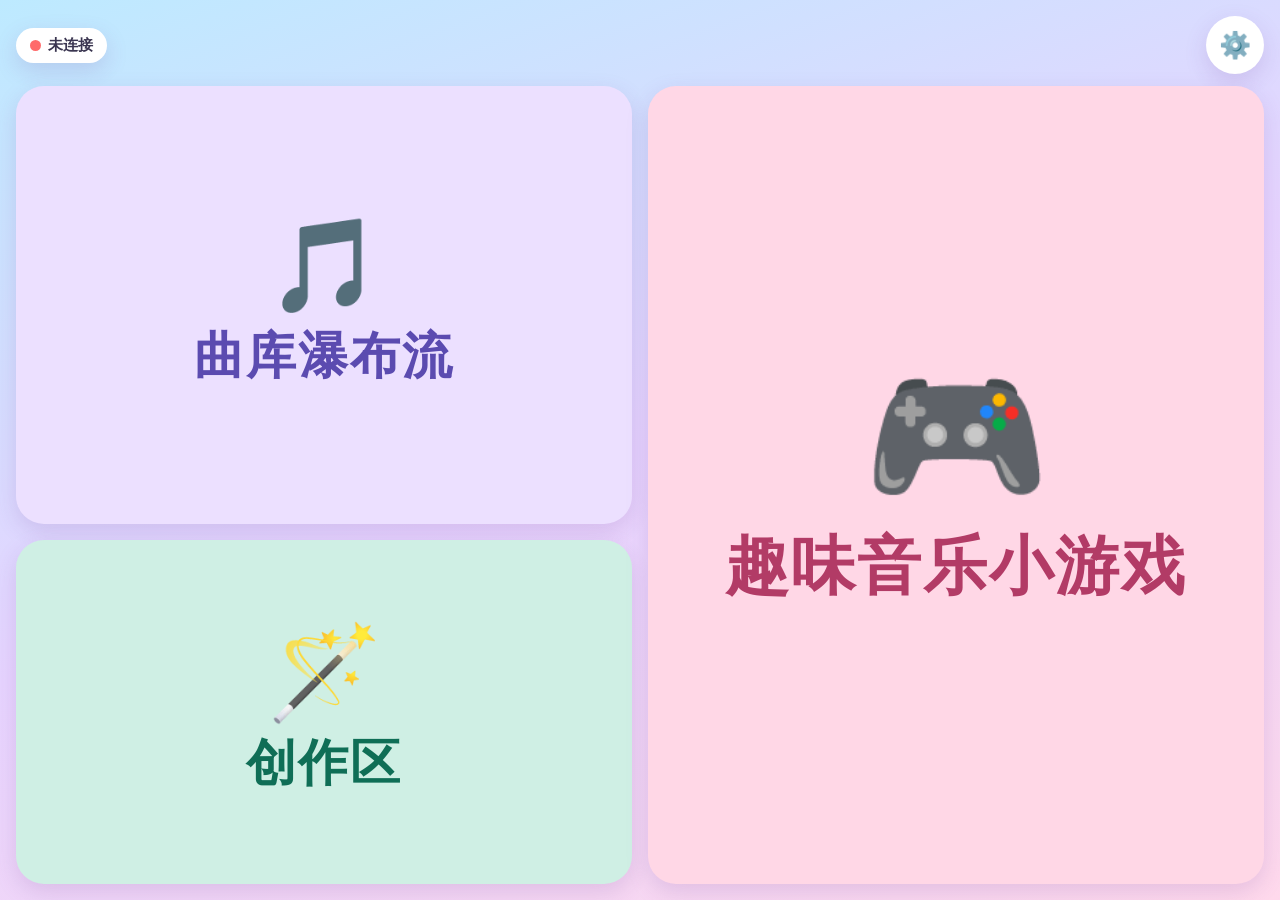
<file: index.html>
<!doctype html>
<meta charset="utf-8">
<title>跟灯弹琴</title>
<meta http-equiv="refresh" content="0; url=app.html">
<body style="background:#bdeaff;font-family:-apple-system,sans-serif;text-align:center;padding-top:30vh">
  <a href="app.html" style="font-size:22px;font-weight:800;color:#5B4BB0;text-decoration:none">进入「跟灯弹琴」→</a>
</body>
</file>
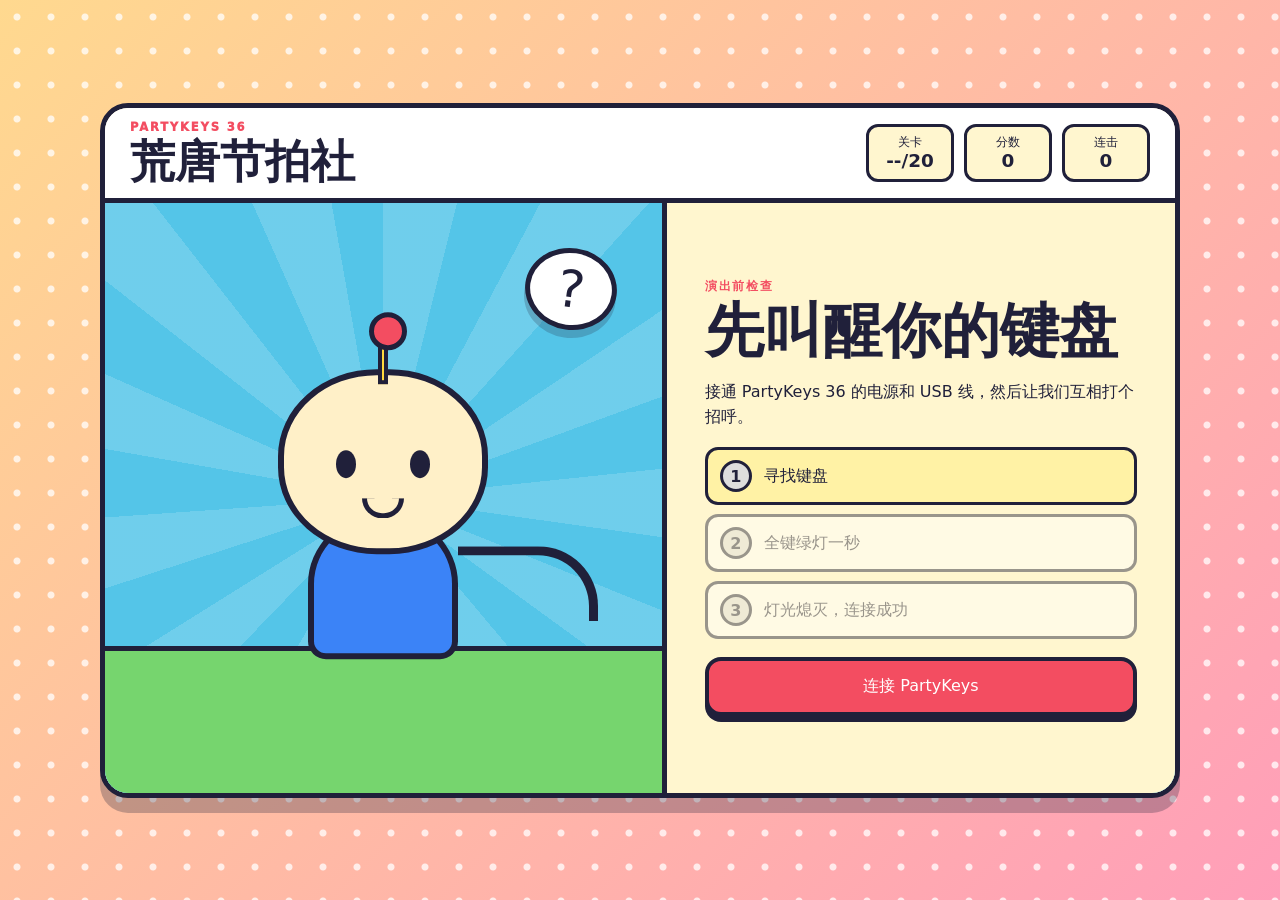
<file: games/beat-club/index.html>
<!doctype html>
<html lang="zh-CN">
<head>
  <meta charset="UTF-8" />
  <meta name="viewport" content="width=device-width, initial-scale=1" />
  <title>荒唐节拍社</title>
  <link rel="stylesheet" href="./styles.css" />
</head>
<body>
  <main class="game">
    <header class="masthead">
      <div>
        <p class="kicker">PARTYKEYS 36</p>
        <h1>荒唐节拍社</h1>
      </div>
      <div class="hud">
        <span>关卡 <b id="levelNumber">--/20</b></span>
        <span>分数 <b id="score">0</b></span>
        <span>连击 <b id="combo">0</b></span>
      </div>
    </header>

    <section id="connectScreen" class="screen connect-screen">
      <div class="connect-art" aria-hidden="true">
        <div class="mascot">
          <i class="antenna"></i>
          <div class="mascot-face"><i></i><i></i><b></b></div>
          <div class="mascot-body"></div>
          <div class="cable"></div>
        </div>
        <div class="plug-bubble">?</div>
      </div>
      <div class="connect-copy">
        <p class="step-label">演出前检查</p>
        <h2>先叫醒你的键盘</h2>
        <p id="connectMessage">接通 PartyKeys 36 的电源和 USB 线，然后让我们互相打个招呼。</p>
        <div class="checklist">
          <div id="deviceStep" class="check-row active"><b>1</b><span>寻找键盘</span></div>
          <div id="lightStep" class="check-row"><b>2</b><span>全键绿灯一秒</span></div>
          <div id="successStep" class="check-row"><b>3</b><span>灯光熄灭，连接成功</span></div>
        </div>
        <button id="connectButton" class="big-button">连接 PartyKeys</button>
      </div>
    </section>

    <section id="readyScreen" class="screen ready-screen hidden">
      <div class="success-burst">
        <div class="success-face">✓</div>
      </div>
      <p class="step-label">连接成功</p>
      <h2>键盘醒啦！</h2>
      <p>绿灯测试完成，所有灯光已经熄灭。音乐开始后，每关先记住亮起的和弦。</p>
      <button id="gameStartButton" class="big-button green">开始游戏</button>
    </section>

    <section id="gameScreen" class="screen play-screen hidden">
      <div id="levelIntro" class="level-intro">
        <div class="intro-stamp">下一关</div>
        <h2 id="levelTitle">校长的假发危机</h2>
        <p>记住这个和弦</p>
        <strong id="chordName" class="chord-name">C</strong>
        <div id="countdown" class="countdown">准备</div>
      </div>

      <div id="sceneViewport" class="scene-viewport hidden">
        <div id="sceneImage" class="scene-image"></div>
        <div id="beatPip" class="beat-pip">1</div>
        <div id="judgement" class="judgement"></div>
      </div>

      <div class="keyboard-wrap">
        <div class="keyboard-label">
          <span id="phaseLabel">四拍记忆时间</span>
          <b id="targetChord">C</b>
        </div>
        <div id="keyboard" class="keyboard" aria-label="PartyKeys 36 灯光预览"></div>
      </div>
    </section>

    <section id="resultScreen" class="screen result-screen hidden">
      <p class="step-label">20关演出结束</p>
      <h2 id="resultTitle">荒唐得很有节奏！</h2>
      <div id="finalScore" class="final-score">0</div>
      <p id="resultComment"></p>
      <div id="resultStats" class="result-stats"></div>
      <button id="retryButton" class="big-button">再演一次</button>
    </section>
  </main>
  <script src="../pp29.js?v=36"></script>
  <script src="./game.js"></script>
</body>
</html>
</file>
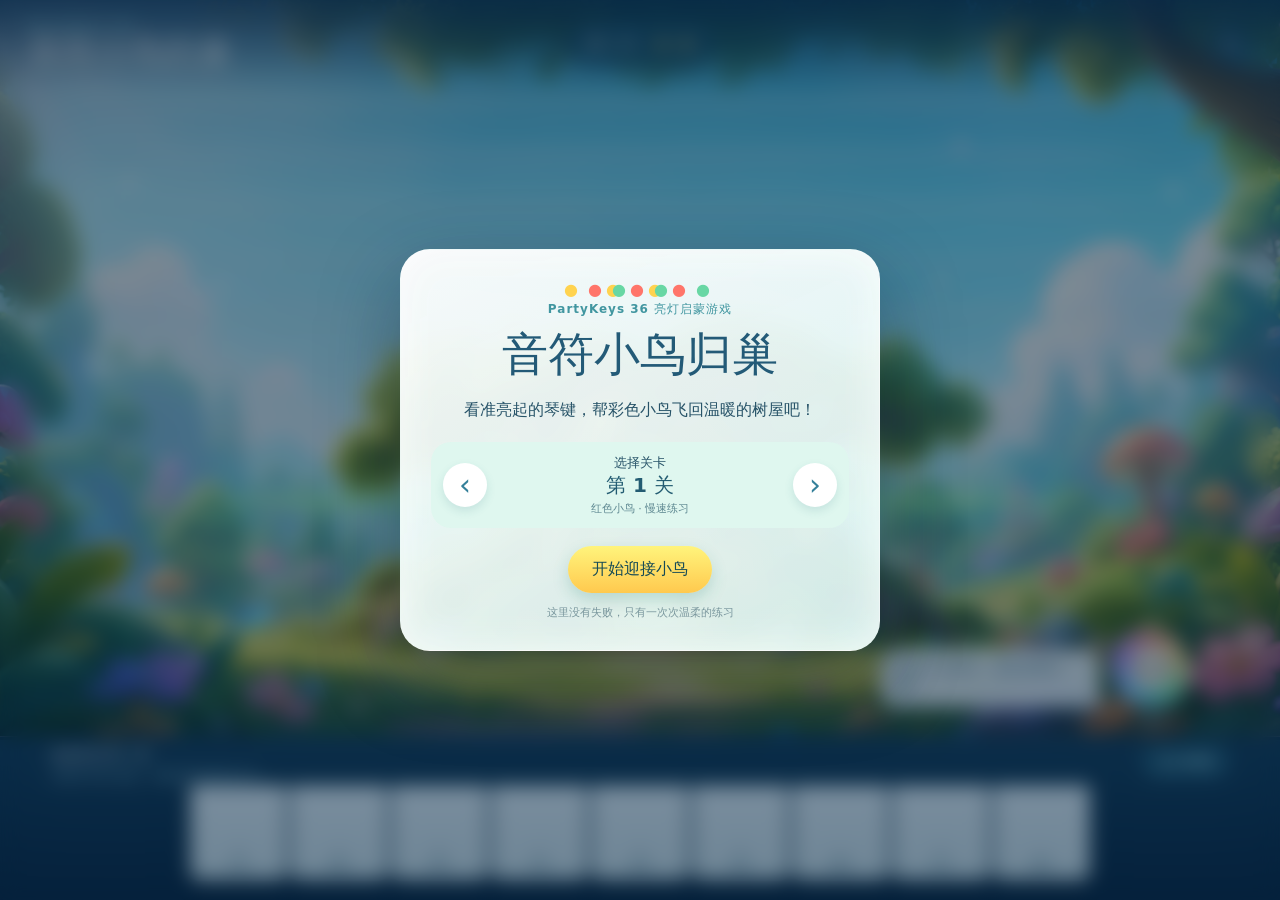
<file: games/note-bird/index.html>
<!doctype html>
<html lang="zh-CN">
<head>
  <meta charset="UTF-8" />
  <meta name="viewport" content="width=device-width, initial-scale=1.0" />
  <meta name="theme-color" content="#153e68" />
  <title>音符小鸟归巢 · PartyKeys 36</title>
  <link rel="stylesheet" href="./style.css" />
</head>
<body>
  <main id="game">
    <div class="sky-glow"></div>
    <header class="topbar">
      <div class="brand">
        <span class="brand-kicker">PartyKeys 36</span>
        <h1>音符小鸟归巢</h1>
      </div>
      <div class="level-chip">
        <span id="levelLabel">第 1 关</span>
        <b id="progressLabel">0 / 8</b>
      </div>
      <button id="settingsBtn" class="round-btn" aria-label="设置">⚙</button>
    </header>

    <section id="playfield" aria-label="五线谱小鸟轨道">
      <div id="staff" class="staff">
        <i></i><i></i><i></i><i></i><i></i>
      </div>
      <div id="birdsLayer"></div>
      <div id="judgeLine" class="judge-line">
        <span></span>
        <b>回家线</b>
      </div>
      <div id="stars" class="stars"></div>
      <div id="judgement" class="judgement" aria-live="polite"></div>

      <div class="guide-wrap">
        <div id="guideBubble" class="guide-bubble">红色小鸟来啦，按红色亮灯键！</div>
        <div class="guide" aria-label="小彩豆">
          <div class="guide-sprout">✦</div>
          <div class="guide-face"><i></i><i></i><b>◡</b></div>
          <span>小彩豆</span>
        </div>
      </div>
    </section>

    <section class="keyboard-panel">
      <div class="keyboard-heading">
        <div>
          <strong>跟着亮灯弹一弹</strong>
          <span id="midiStatus">电脑键盘 A–J 也可以试玩</span>
        </div>
        <button id="midiBtn" class="midi-btn">连接 MIDI</button>
      </div>
      <div id="keyboard" class="keyboard" aria-label="虚拟钢琴键盘"></div>
    </section>

    <div id="startScreen" class="overlay show">
      <div class="card welcome-card">
        <div class="tiny-birds">●　●　●</div>
        <p class="eyebrow">PartyKeys 36 亮灯启蒙游戏</p>
        <h2>音符小鸟归巢</h2>
        <p>看准亮起的琴键，帮彩色小鸟飞回温暖的树屋吧！</p>
        <div class="level-picker">
          <button id="prevLevel" aria-label="上一关">‹</button>
          <div><small>选择关卡</small><b id="pickerLevel">第 1 关</b><span id="pickerDesc">红色小鸟 · 慢速练习</span></div>
          <button id="nextLevel" aria-label="下一关">›</button>
        </div>
        <button id="startBtn" class="primary-btn">开始迎接小鸟</button>
        <span class="gentle-note">这里没有失败，只有一次次温柔的练习</span>
      </div>
    </div>

    <div id="completeScreen" class="overlay">
      <div class="card complete-card">
        <div class="constellation">✦ · ✧ · ✦<br>　✧ · ✦</div>
        <p class="eyebrow">星星组成了新的图案！</p>
        <h2 id="completeTitle">今天有 8 只小鸟回家啦！</h2>
        <p id="unlockText">你解锁了新的小鸟皮肤！</p>
        <div class="complete-actions">
          <button id="replayBtn" class="secondary-btn">再玩一次</button>
          <button id="continueBtn" class="primary-btn">下一关</button>
        </div>
      </div>
    </div>

    <dialog id="settings">
      <button id="closeSettings" class="dialog-close">×</button>
      <h2>游戏设置</h2>
      <label>音乐音量 <input id="volume" type="range" min="0" max="1" step="0.05" value="0.35"></label>
      <label>关卡速度 <input id="speed" type="range" min="0.75" max="1.25" step="0.05" value="1"></label>
      <p>MIDI 输入会自动识别。若设备支持标准 MIDI 灯光反馈，游戏会同步发送对应音符的亮度。</p>
    </dialog>
  </main>
  <script src="../pp29.js?v=36"></script>
  <script src="./game.js"></script>
</body>
</html>
</file>
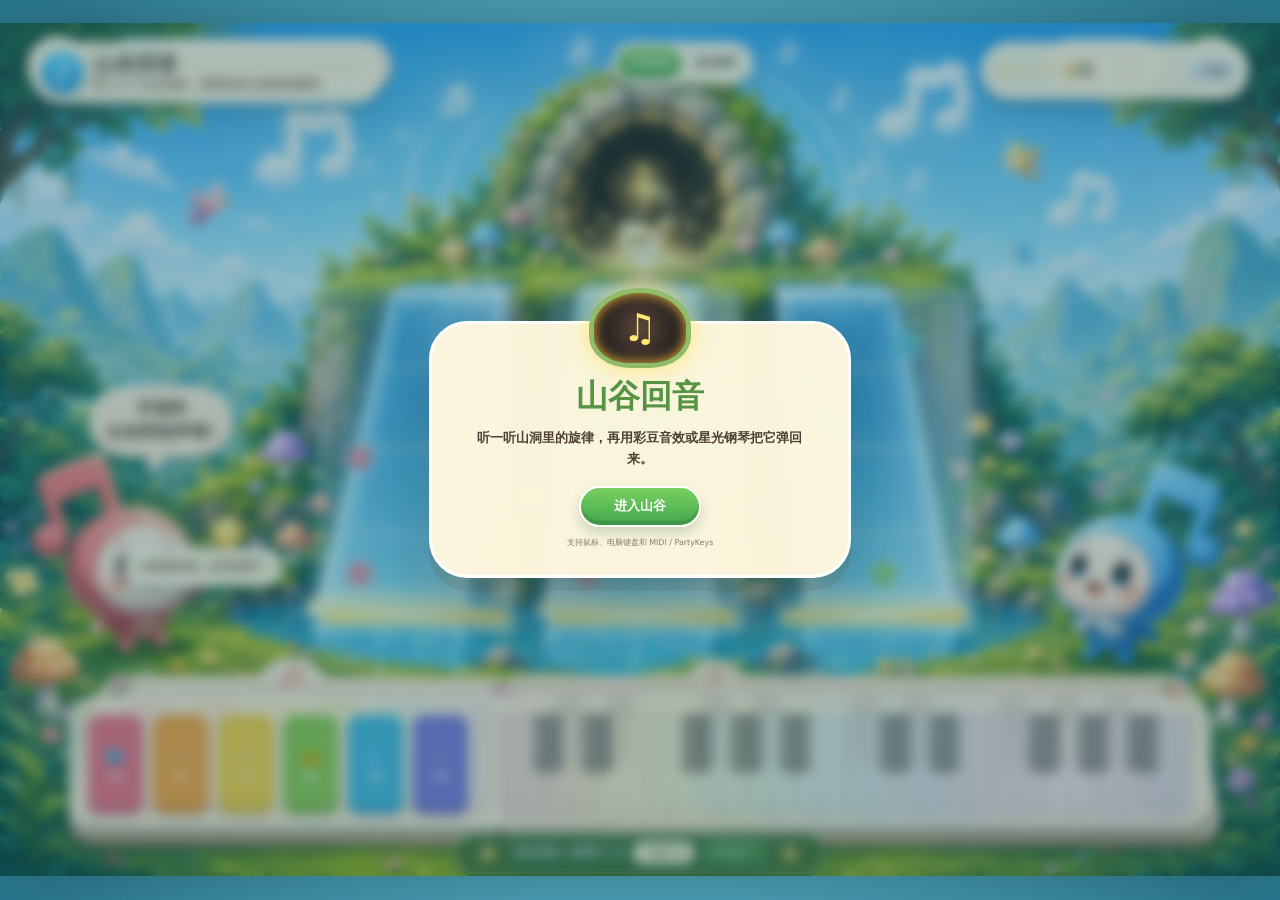
<file: games/valley-echo/index.html>
<!doctype html>
<html lang="zh-CN">
  <head>
    <meta charset="UTF-8" />
    <meta name="viewport" content="width=device-width, initial-scale=1.0, maximum-scale=1.0, user-scalable=no" />
    <meta name="theme-color" content="#69c9f2" />
    <title>山谷回音</title>
    <link rel="stylesheet" href="./styles.css?v=2" />
  </head>
  <body>
    <main id="app" class="game-shell" aria-label="山谷回音音乐听辨游戏">
      <div class="scene" id="scene">
        <div class="background-layer" aria-hidden="true"></div>
        <div class="wash" aria-hidden="true"></div>

        <header class="topbar">
          <div class="brand-card">
            <span class="brand-note">♪</span>
            <div>
              <h1>山谷回音</h1>
              <p id="instruction">仔细听，跟着山谷的回声演奏吧！</p>
            </div>
          </div>

          <div class="mode-switch" role="group" aria-label="游戏模式">
            <button class="mode-btn active" data-mode="kids">彩豆音效</button>
            <button class="mode-btn" data-mode="piano">星光钢琴</button>
          </div>

          <div class="status-card">
            <div class="progress-dots" id="progressDots" aria-label="本关进度"></div>
            <span class="score"><b id="score">0</b>/5</span>
            <button class="midi-btn" id="midiBtn" title="连接 MIDI / PartyKeys">
              <span class="midi-light"></span>MIDI
            </button>
          </div>
        </header>

        <section class="cave-layer" aria-label="回声山洞">
          <button class="cave-button" id="caveButton" aria-label="播放回声旋律">
            <span class="cave-glow"></span>
            <span class="echo-ring ring-one"></span>
            <span class="echo-ring ring-two"></span>
            <span class="echo-ring ring-three"></span>
            <span class="cave-note">♫</span>
            <span class="play-label" id="playLabel">听回声</span>
          </button>
          <div class="floating-notes" id="floatingNotes" aria-hidden="true"></div>
        </section>

        <section class="tracks-layer" id="tracks" aria-label="三条旋律瀑布">
          <article class="track" data-track="0">
            <div class="track-title">回声 A</div>
            <div class="answer-stream"></div>
            <div class="player-stream"></div>
            <div class="judge-line"></div>
          </article>
          <article class="track" data-track="1">
            <div class="track-title">回声 B</div>
            <div class="answer-stream"></div>
            <div class="player-stream"></div>
            <div class="judge-line"></div>
          </article>
          <article class="track" data-track="2">
            <div class="track-title">回声 C</div>
            <div class="answer-stream"></div>
            <div class="player-stream"></div>
            <div class="judge-line"></div>
          </article>
        </section>

        <div class="mascot mascot-left" id="mascotLeft" aria-hidden="true">
          <span class="antenna">♪</span>
          <span class="face">•ᴗ•</span>
          <span class="hand left-hand"></span><span class="hand right-hand"></span>
        </div>
        <div class="mascot mascot-right" id="mascotRight" aria-hidden="true">
          <span class="antenna">♫</span>
          <span class="face">•ᴗ•</span>
          <span class="hand left-hand"></span><span class="hand right-hand"></span>
        </div>

        <div class="speech-bubble" id="speechBubble" role="status" aria-live="polite">
          点一下山洞，听听今天的回声吧！
        </div>

        <section class="controls-layer">
          <div class="pads-panel" id="padsPanel" aria-label="彩色音效打击垫">
            <button class="pad red" data-pad="0" aria-label="红色 鸟叫"><span>🐦</span><small>鸟叫</small></button>
            <button class="pad orange" data-pad="1" aria-label="橙色 溪水"><span>〰</span><small>溪水</small></button>
            <button class="pad yellow" data-pad="2" aria-label="黄色 风铃"><span>✧</span><small>风铃</small></button>
            <button class="pad green" data-pad="3" aria-label="绿色 蛙鸣"><span>🐸</span><small>蛙鸣</small></button>
            <button class="pad cyan" data-pad="4" aria-label="青色 雨滴"><span>💧</span><small>雨滴</small></button>
            <button class="pad blue" data-pad="5" aria-label="蓝色 铃铛"><span>♢</span><small>铃铛</small></button>
          </div>

          <div class="piano-panel disabled" id="pianoPanel" aria-label="两个完整八度钢琴键盘">
            <div class="piano" id="piano"></div>
          </div>
        </section>

        <footer class="footer-tip">
          <span id="keyboardTip">鼠标点彩垫，或按数字 1–6</span>
          <button id="replayBtn">↻ 再听一次</button>
          <button id="submitBtn" disabled>完成演奏 ✓</button>
        </footer>

        <div class="particles" id="particles" aria-hidden="true"></div>

        <div class="welcome" id="welcome">
          <div class="welcome-card">
            <div class="welcome-cave">♫</div>
            <h2>山谷回音</h2>
            <p>听一听山洞里的旋律，再用彩豆音效或星光钢琴把它弹回来。</p>
            <button id="startBtn">进入山谷</button>
            <small>支持鼠标、电脑键盘和 MIDI / PartyKeys</small>
          </div>
        </div>
      </div>
    </main>
    <script src="../pp29.js?v=36"></script>
    <script src="./app.js?v=3"></script>
  </body>
</html>
</file>
<file: games/beat-club/styles.css>
:root {
  --ink: #20203a;
  --cream: #fff6cf;
  --red: #f34d61;
  --yellow: #ffd83d;
  --blue: #3b83f7;
  --green: #3dd27d;
  --shadow: 0 8px 0 rgba(32, 32, 58, .22);
}

* { box-sizing: border-box; }

body {
  margin: 0;
  min-height: 100vh;
  display: grid;
  place-items: center;
  padding: 18px;
  color: var(--ink);
  font-family: "Arial Rounded MT Bold", "PingFang SC", system-ui, sans-serif;
  background:
    radial-gradient(circle, rgba(255,255,255,.75) 0 3px, transparent 4px) 0 0 / 34px 34px,
    linear-gradient(135deg, #ffd98f, #ff9eb9);
}

button { font: inherit; }
.hidden { display: none !important; }

.game {
  width: min(1080px, 100%);
  min-height: 690px;
  overflow: hidden;
  border: 5px solid var(--ink);
  border-radius: 28px;
  background: var(--cream);
  box-shadow: 0 15px 0 rgba(32,32,58,.28);
}

.masthead {
  height: 95px;
  display: flex;
  align-items: center;
  justify-content: space-between;
  gap: 20px;
  padding: 15px 25px;
  border-bottom: 5px solid var(--ink);
  background: white;
}

h1, h2, p { margin: 0; }
h1 { font-size: clamp(1.8rem, 4vw, 2.8rem); line-height: 1; }
h2 { font-size: clamp(2rem, 5vw, 3.7rem); line-height: 1.05; }
.kicker, .step-label {
  margin-bottom: 6px;
  color: var(--red);
  font-size: .72rem;
  font-weight: 1000;
  letter-spacing: .16em;
}

.hud {
  display: flex;
  gap: 10px;
}
.hud span {
  min-width: 88px;
  padding: 8px 11px;
  border: 3px solid var(--ink);
  border-radius: 12px;
  text-align: center;
  background: var(--cream);
  font-size: .72rem;
}
.hud b { display: block; font-size: 1.15rem; }

.screen { min-height: 590px; }

.connect-screen {
  display: grid;
  grid-template-columns: 1.05fr .95fr;
  background: #61cbe9;
}

.connect-art {
  position: relative;
  overflow: hidden;
  border-right: 5px solid var(--ink);
  background:
    repeating-conic-gradient(from 0deg, rgba(255,255,255,.16) 0 14deg, transparent 14deg 28deg),
    #54c5e8;
}
.connect-art::after {
  content: "";
  position: absolute;
  left: 0; right: 0; bottom: 0;
  height: 24%;
  border-top: 5px solid var(--ink);
  background: #76d56e;
}

.mascot {
  position: absolute;
  z-index: 2;
  left: 50%; top: 50%;
  width: 260px; height: 310px;
  transform: translate(-50%, -48%);
}
.mascot-face {
  position: absolute;
  z-index: 2;
  left: 25px; top: 20px;
  width: 210px; height: 185px;
  border: 6px solid var(--ink);
  border-radius: 47%;
  background: #fff0c8;
}
.mascot-face i {
  position: absolute;
  top: 75px;
  width: 20px; height: 28px;
  border-radius: 50%;
  background: var(--ink);
}
.mascot-face i:first-child { left: 52px; }
.mascot-face i:nth-child(2) { right: 52px; }
.mascot-face b {
  position: absolute;
  left: 50%; top: 123px;
  width: 42px; height: 20px;
  transform: translateX(-50%);
  border: 5px solid var(--ink);
  border-top: 0;
  border-radius: 0 0 30px 30px;
}
.mascot-body {
  position: absolute;
  left: 55px; bottom: 0;
  width: 150px; height: 145px;
  border: 6px solid var(--ink);
  border-radius: 48% 48% 18px 18px;
  background: var(--blue);
}
.antenna {
  position: absolute;
  z-index: 3;
  left: 125px; top: -15px;
  width: 10px; height: 50px;
  border: 4px solid var(--ink);
  background: var(--yellow);
}
.antenna::after {
  content: "";
  position: absolute;
  left: -13px; top: -26px;
  width: 28px; height: 28px;
  border: 5px solid var(--ink);
  border-radius: 50%;
  background: var(--red);
}
.cable {
  position: absolute;
  z-index: 4;
  right: -85px; bottom: 38px;
  width: 140px; height: 75px;
  border: 9px solid var(--ink);
  border-left: 0;
  border-bottom: 0;
  border-radius: 0 60px 0 0;
}
.plug-bubble {
  position: absolute;
  z-index: 5;
  right: 45px; top: 45px;
  display: grid; place-items: center;
  width: 92px; height: 82px;
  border: 5px solid var(--ink);
  border-radius: 50%;
  background: white;
  font-size: 3.2rem;
  transform: rotate(8deg);
  box-shadow: var(--shadow);
}

.connect-copy {
  display: flex;
  flex-direction: column;
  justify-content: center;
  padding: 38px;
  background: var(--cream);
}
.connect-copy > p:not(.step-label) {
  margin: 18px 0;
  font-family: system-ui, sans-serif;
  line-height: 1.55;
}

.checklist { display: grid; gap: 9px; margin-bottom: 18px; }
.check-row {
  display: flex;
  align-items: center;
  gap: 12px;
  padding: 10px 12px;
  border: 3px solid var(--ink);
  border-radius: 13px;
  background: white;
  opacity: .45;
}
.check-row b {
  display: grid; place-items: center;
  width: 32px; height: 32px;
  border: 3px solid var(--ink);
  border-radius: 50%;
  background: #ddd;
}
.check-row.active { opacity: 1; background: #fff2a5; }
.check-row.done { opacity: 1; background: #bff0ce; }
.check-row.done b { color: white; background: var(--green); }

.big-button {
  padding: 15px 22px;
  border: 4px solid var(--ink);
  border-radius: 16px;
  color: white;
  background: var(--red);
  box-shadow: 0 6px 0 var(--ink);
  cursor: pointer;
}
.big-button:active { transform: translateY(5px); box-shadow: 0 1px 0 var(--ink); }
.big-button:disabled { cursor: default; opacity: .5; }
.big-button.green { background: var(--green); }

.ready-screen, .result-screen {
  display: flex;
  flex-direction: column;
  align-items: center;
  justify-content: center;
  gap: 16px;
  padding: 35px;
  text-align: center;
  background:
    radial-gradient(circle at center, rgba(255,255,255,.4), transparent 45%),
    repeating-conic-gradient(from 8deg, #ffe75a 0 12deg, #ffb64c 12deg 24deg);
}
.ready-screen > p:not(.step-label), .result-screen > p:not(.step-label) {
  max-width: 590px;
  font-family: system-ui, sans-serif;
  line-height: 1.55;
}
.success-burst {
  display: grid; place-items: center;
  width: 150px; height: 150px;
  border: 6px solid var(--ink);
  border-radius: 50%;
  background: white;
  box-shadow: var(--shadow);
  animation: bob .8s ease-in-out infinite alternate;
}
.success-face {
  display: grid; place-items: center;
  width: 92px; height: 92px;
  border: 5px solid var(--ink);
  border-radius: 50%;
  color: white;
  background: var(--green);
  font-size: 3.8rem;
}

.play-screen {
  position: relative;
  display: grid;
  grid-template-rows: 1fr 132px;
  background: #4ac5e5;
}

.level-intro {
  position: relative;
  display: flex;
  flex-direction: column;
  align-items: center;
  justify-content: center;
  overflow: hidden;
  text-align: center;
  background:
    repeating-conic-gradient(from 0deg, rgba(255,255,255,.17) 0 12deg, transparent 12deg 24deg),
    #5bc9ea;
}
.level-intro::before, .level-intro::after {
  content: "";
  position: absolute;
  width: 170px; height: 170px;
  border: 5px solid var(--ink);
  border-radius: 45% 55% 48% 52%;
  background: var(--yellow);
  transform: rotate(20deg);
}
.level-intro::before { left: -70px; top: -80px; }
.level-intro::after { right: -60px; bottom: -85px; background: var(--red); }
.level-intro h2 { max-width: 80%; margin: 12px 0 8px; }
.level-intro > p { font-size: .9rem; font-weight: 900; }
.intro-stamp {
  padding: 6px 13px;
  border: 3px solid var(--ink);
  border-radius: 999px;
  background: white;
  font-size: .78rem;
  font-weight: 900;
  transform: rotate(-4deg);
}
.chord-name {
  margin: 5px 0 0;
  color: var(--red);
  font-size: clamp(4rem, 12vw, 7.5rem);
  line-height: 1;
  -webkit-text-stroke: 4px var(--ink);
  paint-order: stroke fill;
}
.countdown {
  min-height: 70px;
  margin-top: 8px;
  font-size: 3.6rem;
  font-weight: 1000;
  animation: pop .35s ease;
}

.scene-viewport {
  position: relative;
  overflow: hidden;
  background:
    repeating-linear-gradient(90deg, rgba(255,255,255,.1) 0 18px, transparent 18px 36px),
    #3f87e8;
}
.scene-image {
  position: absolute;
  top: 0;
  bottom: 0;
  left: 50%;
  width: min(100%, 500px);
  transform: translateX(-50%);
  background-repeat: no-repeat;
  background-size: 200% 100%;
  background-position: left center;
  transition: none;
  border-left: 5px solid var(--ink);
  border-right: 5px solid var(--ink);
  box-shadow: 0 0 0 100vw rgba(32,32,58,.08);
}
.scene-image.frame-b { background-position: right center; }
.scene-image.beat-pop { animation: scene-pop .16s ease; }
.beat-pip {
  position: absolute;
  z-index: 3;
  left: 18px; top: 18px;
  display: grid; place-items: center;
  width: 58px; height: 58px;
  border: 4px solid var(--ink);
  border-radius: 50%;
  color: white;
  background: var(--blue);
  box-shadow: var(--shadow);
  font-size: 1.9rem;
}

.keyboard-wrap {
  z-index: 5;
  display: grid;
  grid-template-columns: 150px 1fr;
  align-items: center;
  gap: 18px;
  padding: 14px 22px;
  border-top: 5px solid var(--ink);
  background: var(--cream);
}
.keyboard-label span, .keyboard-label b { display: block; }
.keyboard-label span { font-size: .72rem; font-weight: 900; }
.keyboard-label b { color: var(--red); font-size: 2.6rem; }
.keyboard {
  height: 88px;
  display: flex;
  padding: 7px;
  border: 5px solid var(--ink);
  border-radius: 14px;
  background: var(--ink);
  box-shadow: var(--shadow);
}
.key {
  position: relative;
  flex: 1;
  height: 100%;
  border: 1px solid #777;
  border-radius: 0 0 5px 5px;
  background: white;
}
.key.black {
  z-index: 2;
  flex: 0 0 2.15%;
  height: 59%;
  margin: 0 -1.075%;
  border: 2px solid #111;
  background: #29283a;
}
.key.lit { z-index: 4; background: #ffea38; box-shadow: 0 0 18px 7px #ff8a00; }
.key.black.lit { background: #ff5c9b; }
.key.test-lit, .key.black.test-lit { z-index: 5; background: #3ee779; box-shadow: 0 0 18px 7px #6bff9b; }
.key.pressed { transform: translateY(4px); filter: brightness(.77); }

.judgement {
  position: absolute;
  z-index: 6;
  left: 50%; top: 50%;
  transform: translate(-50%, -50%);
  font-size: clamp(3rem, 9vw, 6rem);
  font-weight: 1000;
  color: white;
  -webkit-text-stroke: 5px var(--ink);
  paint-order: stroke fill;
  pointer-events: none;
}
.judgement.show { animation: verdict .48s ease both; }
.judgement.perfect { color: var(--yellow); }
.judgement.miss { color: var(--red); }

.final-score {
  font-size: 6rem;
  font-weight: 1000;
  color: var(--red);
  -webkit-text-stroke: 4px var(--ink);
  paint-order: stroke fill;
}
.result-stats {
  display: flex;
  gap: 12px;
  padding: 12px 18px;
  border: 4px solid var(--ink);
  border-radius: 15px;
  background: white;
  font-weight: 900;
}

@keyframes pop {
  0% { transform: scale(.5) rotate(-10deg); opacity: .2; }
  70% { transform: scale(1.2) rotate(3deg); }
}
@keyframes bob { to { transform: translateY(-9px) rotate(3deg); } }
@keyframes scene-pop {
  50% { transform: translateX(-50%) scale(1.025); filter: saturate(1.18) brightness(1.05); }
}
@keyframes verdict {
  0% { opacity: 0; transform: translate(-50%, -50%) scale(.35) rotate(-8deg); }
  45% { opacity: 1; transform: translate(-50%, -50%) scale(1.15) rotate(3deg); }
  100% { opacity: 0; transform: translate(-50%, -75%) scale(.95); }
}

@media (max-width: 760px) {
  body { padding: 6px; }
  .game { min-height: 650px; }
  .masthead { height: 82px; padding: 12px; }
  .hud span { min-width: 58px; padding: 5px; }
  .hud span { font-size: 0; }
  .hud b { font-size: .85rem; }
  .connect-screen { grid-template-columns: 1fr; }
  .connect-art { min-height: 240px; border-right: 0; border-bottom: 5px solid var(--ink); }
  .mascot { transform: translate(-50%, -55%) scale(.62); }
  .connect-copy { padding: 22px; }
  .screen { min-height: 565px; }
  .play-screen { grid-template-rows: 1fr 116px; }
  .keyboard-wrap { grid-template-columns: 82px 1fr; gap: 8px; padding: 10px; }
  .keyboard { height: 76px; }
  .keyboard-label b { font-size: 2rem; }
}
</file>
<file: games/note-bird/style.css>
:root {
  font-family: "Nunito", "PingFang SC", "Microsoft YaHei", system-ui, sans-serif;
  color: #fff;
  background: #123d67;
  font-synthesis: none;
  --panel: rgba(10, 39, 72, .82);
}

* { box-sizing: border-box; }
html, body { margin: 0; min-height: 100%; overflow: hidden; }
button { font: inherit; }
button:focus-visible { outline: 4px solid #ffe66d; outline-offset: 3px; }

#game {
  position: relative;
  width: 100vw;
  height: 100svh;
  min-height: 640px;
  overflow: hidden;
  background: linear-gradient(#67d7ef, #8be6d0);
}

#game::before {
  content: "";
  position: absolute;
  inset: 0 0 160px;
  background: url("./assets/enchanted-treehouse.png") center 58% / cover no-repeat;
  filter: saturate(1.08);
}

#game::after {
  content: "";
  position: absolute;
  inset: 0;
  pointer-events: none;
  background: linear-gradient(180deg, rgba(15,74,116,.3), transparent 22%, transparent 68%, rgba(5,32,57,.38));
}

.sky-glow { position: absolute; inset: 0; pointer-events: none; z-index: 1; box-shadow: inset 0 0 90px rgba(5,45,80,.35); }

.topbar {
  position: relative;
  z-index: 10;
  height: 88px;
  display: flex;
  align-items: center;
  justify-content: space-between;
  padding: 14px 28px;
  background: linear-gradient(180deg, rgba(8,42,76,.76), rgba(8,42,76,0));
  text-shadow: 0 2px 5px rgba(0,0,0,.25);
}

.brand-kicker { display: block; font-size: 11px; font-weight: 900; letter-spacing: 2px; color: #a5f4ff; }
.brand h1 { margin: 2px 0 0; font-size: clamp(22px, 3vw, 34px); line-height: 1; }
.level-chip { position: absolute; left: 50%; translate: -50% 0; display: flex; gap: 16px; align-items: center; padding: 10px 18px; border: 1px solid rgba(255,255,255,.35); border-radius: 99px; background: rgba(13,66,100,.6); backdrop-filter: blur(12px); box-shadow: 0 6px 18px rgba(5,35,61,.2); }
.level-chip b { color: #ffe779; }
.round-btn { width: 44px; height: 44px; border: 1px solid rgba(255,255,255,.4); border-radius: 50%; color: white; background: rgba(10,52,89,.58); cursor: pointer; }

#playfield { position: absolute; z-index: 3; inset: 70px 0 160px; overflow: hidden; }
#staff { position: absolute; left: 8%; right: 8%; top: 4%; height: 34%; transform: perspective(500px) rotateX(-2deg); opacity: .76; }
.staff i { position: absolute; left: 0; right: 0; height: 3px; border-radius: 8px; background: linear-gradient(90deg, transparent, rgba(255,255,255,.85) 8%, rgba(255,255,255,.85) 92%, transparent); box-shadow: 0 1px 4px rgba(27,109,119,.35); }
.staff i:nth-child(1) { top: 2%; } .staff i:nth-child(2) { top: 25%; } .staff i:nth-child(3) { top: 48%; } .staff i:nth-child(4) { top: 71%; } .staff i:nth-child(5) { top: 94%; }

.judge-line { position: absolute; z-index: 4; left: 14%; right: 14%; top: 64%; height: 5px; border-radius: 50%; background: #baff74; box-shadow: 0 0 5px #fff, 0 0 18px #5bff82, 0 0 42px #36e78e; }
.judge-line::before { content: ""; position: absolute; left: 50%; top: -90px; width: 4px; height: 95px; background: linear-gradient(transparent, #9dff79); box-shadow: 0 0 18px #55ff9d; opacity: .72; }
.judge-line span { position: absolute; inset: -12px 0; background: radial-gradient(ellipse, rgba(129,255,117,.28), transparent 70%); }
.judge-line b { position: absolute; left: 50%; translate: -50% 0; top: 8px; padding: 3px 12px; border-radius: 99px; background: #2c9d65; font-size: 11px; letter-spacing: 2px; box-shadow: 0 3px 8px rgba(0,0,0,.2); }

#birdsLayer { position: absolute; inset: 0; z-index: 6; pointer-events: none; }
.bird-group { position: absolute; left: 50%; top: 0; width: 1px; height: 1px; will-change: transform, opacity; }
.bird {
  --bird: #ff5252;
  position: absolute;
  width: 46px;
  height: 38px;
  translate: -50% -50%;
  border-radius: 52% 54% 48% 50%;
  background: radial-gradient(circle at 34% 28%, #fff 0 5%, transparent 6%), radial-gradient(circle at 36% 38%, #172b3b 0 5%, transparent 6%), radial-gradient(circle at 30% 18%, rgba(255,255,255,.8), transparent 18%), var(--bird);
  box-shadow: inset -7px -7px 0 rgba(93,22,43,.15), 0 6px 12px rgba(20,67,88,.3);
  animation: bob .7s ease-in-out infinite alternate;
}
.bird::before, .bird::after { content: ""; position: absolute; top: 17px; width: 25px; height: 18px; border-radius: 70% 20% 70% 25%; background: var(--bird); filter: brightness(.88); transform-origin: 100% 50%; animation: wing .125s steps(1) infinite alternate; }
.bird::before { left: -14px; } .bird::after { right: -14px; scale: -1 1; }
.bird .beak { position: absolute; right: -9px; top: 15px; width: 0; height: 0; border-left: 11px solid #ffb83f; border-top: 6px solid transparent; border-bottom: 6px solid transparent; }
.bird .note-name { position: absolute; left: 50%; top: -17px; translate: -50% 0; min-width: 30px; padding: 2px 7px; border-radius: 10px; background: rgba(11,54,77,.78); color: white; font-weight: 900; font-size: 11px; text-align: center; box-shadow: 0 2px 5px rgba(0,0,0,.2); }
.bird .sad { display: none; position: absolute; left: 14px; top: 13px; color: #264053; font-size: 15px; }
.bird-group.miss .bird { opacity: .52; filter: grayscale(.15); }
.bird-group.miss .bird::before, .bird-group.miss .bird::after { opacity: .5; }
.bird-group.miss .sad { display: block; }
.bird-group.perfect .bird { filter: drop-shadow(0 0 10px #ffd954) brightness(1.16); }
.bird-group.good .bird { filter: drop-shadow(0 0 10px #fff) brightness(1.08); }
.ring { position: absolute; left: 0; top: 0; width: 25px; height: 25px; translate: -50% -50%; border: 5px solid #ffd85d; border-radius: 50%; animation: ring .55s ease-out forwards; }
.good .ring { border-color: white; }

@keyframes wing { 50% { transform: rotate(55deg) translateY(-7px); } }
@keyframes bob { to { margin-top: -4px; } }
@keyframes ring { to { width: 130px; height: 130px; opacity: 0; } }

.judgement { position: absolute; z-index: 10; left: 50%; top: 51%; translate: -50% -50%; font-size: clamp(28px, 5vw, 54px); font-weight: 1000; letter-spacing: 1px; text-shadow: 0 4px 0 rgba(53,81,93,.18), 0 3px 15px rgba(0,0,0,.22); opacity: 0; scale: .7; }
.judgement.pop { animation: judgement .9s ease-out; }
.judgement.perfect { color: #fff0a0; } .judgement.good { color: #fff; } .judgement.miss { color: #e8f7ff; font-size: clamp(20px, 3vw, 34px); }
@keyframes judgement { 18% { opacity: 1; scale: 1.15; } 65% { opacity: 1; scale: 1; } 100% { opacity: 0; translate: -50% -85%; } }

.stars { position: absolute; z-index: 7; left: 50%; top: 75%; width: 170px; height: 40px; translate: -50% 0; display: flex; justify-content: center; flex-wrap: wrap; gap: 3px; pointer-events: none; }
.star { color: #fff28a; font-size: 18px; text-shadow: 0 0 4px white, 0 0 12px #ffd43b; animation: starIn .5s cubic-bezier(.2,1.8,.5,1); }
@keyframes starIn { from { opacity: 0; scale: 0; translate: 0 -30px; rotate: -90deg; } }

.guide-wrap { position: absolute; z-index: 8; right: 7%; bottom: 5%; display: flex; align-items: end; gap: 12px; }
.guide { position: relative; width: 78px; height: 78px; display: grid; place-items: center; border-radius: 46% 54% 48% 52%; background: conic-gradient(#ff7a66, #ffd75d, #63e6a1, #5ac7ff, #ad79ff, #ff7a66); box-shadow: inset 0 0 0 5px rgba(255,255,255,.42), 0 7px 20px rgba(19,62,78,.3); animation: guideBob 1.6s ease-in-out infinite alternate; }
.guide-face { position: absolute; inset: 16px; border-radius: 50%; background: #fff1d8; display: flex; align-items: center; justify-content: center; gap: 16px; color: #59446e; }
.guide-face i { width: 6px; height: 9px; border-radius: 50%; background: #493c65; }
.guide-face b { position: absolute; bottom: 8px; font-size: 16px; }
.guide-sprout { position: absolute; top: -16px; color: #fff38a; font-size: 23px; }
.guide > span { position: absolute; bottom: -20px; font-size: 11px; font-weight: 900; text-shadow: 0 2px 4px #1d5664; }
.guide-bubble { max-width: 220px; padding: 11px 15px; border-radius: 18px 18px 5px 18px; color: #24526a; background: rgba(255,255,255,.94); font-size: 14px; font-weight: 800; box-shadow: 0 6px 20px rgba(15,69,91,.2); transition: .25s; }
@keyframes guideBob { to { translate: 0 -7px; rotate: 2deg; } }

.keyboard-panel { position: absolute; z-index: 20; left: 0; right: 0; bottom: 0; height: 164px; padding: 10px 4vw 14px; background: linear-gradient(180deg, rgba(7,40,70,.9), rgba(4,26,51,.98)); border-top: 1px solid rgba(255,255,255,.2); box-shadow: 0 -12px 35px rgba(5,42,64,.26); }
.keyboard-heading { height: 38px; display: flex; align-items: start; justify-content: space-between; }
.keyboard-heading strong { display: block; font-size: 14px; }
.keyboard-heading span { color: #a9d5e7; font-size: 11px; }
.midi-btn { padding: 6px 13px; border: 1px solid rgba(135,241,255,.55); border-radius: 99px; color: #c8f7ff; background: rgba(49,143,167,.25); cursor: pointer; font-size: 12px; font-weight: 800; }
.keyboard { height: 100px; display: flex; max-width: 900px; margin: 0 auto; filter: drop-shadow(0 7px 8px rgba(0,0,0,.25)); }
.key { position: relative; flex: 1; min-width: 40px; height: 96px; border: 1px solid #b5c8ce; border-radius: 0 0 9px 9px; background: linear-gradient(#f7fcff, #dfecef); color: #315467; cursor: pointer; display: flex; align-items: end; justify-content: center; padding-bottom: 7px; font-weight: 900; font-size: 11px; box-shadow: inset 0 -6px 0 #c5d7db; transition: transform .06s, filter .08s, background .1s; }
.key + .key { margin-left: 3px; }
.key small { display: block; position: absolute; bottom: 26px; color: #8aa0aa; font-weight: 700; }
.key.lit { background: linear-gradient(#fff, color-mix(in srgb, var(--key) 76%, white)); box-shadow: inset 0 -6px 0 color-mix(in srgb, var(--key) 65%, #777), 0 0 calc(8px + 24px * var(--power, .5)) var(--key); animation: keyPulse var(--pulse, 1s) ease-in-out infinite; }
.key.hit { transform: translateY(4px); filter: brightness(1.25); }
.key.rainbow { animation: rainbow .45s linear !important; }
.key.white-flash { animation: whiteFlash .4s ease-out !important; }
@keyframes keyPulse { 50% { filter: brightness(calc(1 + var(--power, .5))); } }
@keyframes rainbow { 0% { background: #ff6b6b; } 25% { background: #ffe66d; } 50% { background: #62e6a8; } 75% { background: #62c8ff; } 100% { background: #d785ff; } }
@keyframes whiteFlash { 50% { background: white; box-shadow: 0 0 32px white; } }

.overlay { position: absolute; z-index: 50; inset: 0; display: grid; place-items: center; padding: 20px; background: rgba(7,39,68,.52); backdrop-filter: blur(10px); opacity: 0; visibility: hidden; transition: .35s; }
.overlay.show { opacity: 1; visibility: visible; }
.card { width: min(480px, 92vw); padding: 30px; border: 1px solid rgba(255,255,255,.45); border-radius: 30px; text-align: center; background: linear-gradient(155deg, rgba(255,255,255,.95), rgba(229,255,250,.9)); color: #275368; box-shadow: 0 28px 80px rgba(5,34,60,.38), inset 0 0 40px rgba(255,255,255,.7); }
.eyebrow { margin: 0 0 6px; color: #4196a0; font-size: 12px; font-weight: 1000; letter-spacing: 1px; }
.card h2 { margin: 0 0 10px; font-size: clamp(30px, 6vw, 46px); color: #235a77; }
.card p:not(.eyebrow) { margin: 8px auto 18px; max-width: 360px; line-height: 1.7; }
.tiny-birds { color: #ff756a; letter-spacing: 6px; text-shadow: 24px 0 #68d7a4, -24px 0 #ffd34f; }
.level-picker { display: grid; grid-template-columns: 44px 1fr 44px; align-items: center; gap: 10px; padding: 12px; margin: 18px 0; border-radius: 20px; background: #dff7ef; }
.level-picker button { height: 44px; border: 0; border-radius: 50%; color: #35809a; background: white; font-size: 30px; cursor: pointer; box-shadow: 0 4px 10px rgba(42,113,125,.14); }
.level-picker small, .level-picker span { display: block; }
.level-picker b { display: block; font-size: 20px; color: #235c72; }
.level-picker span { margin-top: 2px; font-size: 11px; color: #5f8992; }
.primary-btn, .secondary-btn { border: 0; border-radius: 99px; padding: 13px 24px; cursor: pointer; font-weight: 1000; box-shadow: 0 7px 16px rgba(34,128,112,.22); }
.primary-btn { color: #174b56; background: linear-gradient(180deg, #fff47c, #ffc94e); }
.secondary-btn { color: #327082; background: #e2f4f5; }
.gentle-note { display: block; margin-top: 12px; color: #79969d; font-size: 11px; }
.constellation { color: #f6b827; font-size: 34px; line-height: 1.2; text-shadow: 0 0 8px #fff2a5; }
.complete-actions { display: flex; justify-content: center; gap: 10px; }

dialog { width: min(420px, 90vw); padding: 28px; border: 1px solid #bde9e9; border-radius: 24px; color: #2b5c6d; background: #f7ffff; box-shadow: 0 20px 80px rgba(0,0,0,.35); }
dialog::backdrop { background: rgba(4,31,55,.58); backdrop-filter: blur(5px); }
dialog h2 { margin: 0 0 20px; }
dialog label { display: grid; grid-template-columns: 100px 1fr; align-items: center; margin: 16px 0; font-weight: 800; }
dialog p { color: #66838e; font-size: 12px; line-height: 1.6; }
.dialog-close { position: absolute; right: 16px; top: 12px; border: 0; color: #66838e; background: none; font-size: 28px; cursor: pointer; }

@media (max-width: 700px) {
  #game { min-height: 560px; }
  .topbar { height: 70px; padding: 10px 14px; }
  .brand-kicker { display: none; }
  .brand h1 { font-size: 18px; }
  .level-chip { gap: 8px; padding: 7px 11px; font-size: 11px; }
  .round-btn { width: 36px; height: 36px; }
  #playfield { inset: 60px 0 148px; }
  .keyboard-panel { height: 148px; padding-inline: 8px; }
  .keyboard { height: 88px; }
  .key { min-width: 28px; height: 84px; font-size: 9px; }
  .guide-wrap { right: 3%; bottom: 7%; }
  .guide { width: 58px; height: 58px; }
  .guide-face { inset: 12px; gap: 10px; }
  .guide-bubble { max-width: 150px; padding: 8px 10px; font-size: 11px; }
  .bird { scale: .8; }
}
</file>
<file: games/valley-echo/styles.css>
:root {
  --cream: #fff6dc;
  --ink: #4d3f35;
  --gold: #ffd95a;
  --aqua: #83ddf6;
  --deep-aqua: #2b9fd5;
  --panel: rgba(255, 248, 225, 0.94);
  --shadow: 0 8px 0 rgba(87, 101, 79, 0.18), 0 14px 30px rgba(38, 93, 112, 0.22);
}

* { box-sizing: border-box; }

html, body {
  width: 100%;
  height: 100%;
  margin: 0;
  overflow: hidden;
  font-family: "Nunito", "PingFang SC", "Microsoft YaHei", system-ui, sans-serif;
  background: #183f4d;
  color: var(--ink);
  user-select: none;
}

button { font: inherit; color: inherit; -webkit-tap-highlight-color: transparent; }

.game-shell {
  width: 100vw;
  height: 100vh;
  display: grid;
  place-items: center;
  background: radial-gradient(circle at center, #7de1f7, #2b7b92);
}

.scene {
  position: relative;
  width: min(100vw, 150vh);
  aspect-ratio: 3 / 2;
  overflow: hidden;
  container-type: inline-size;
  background: #76cdf2;
  box-shadow: 0 0 80px rgba(0,0,0,.34);
}

.background-layer {
  position: absolute;
  inset: 0;
  background: url("./assets/valley-reference.png") center / 100% 100% no-repeat;
  filter: saturate(.92) brightness(1.02);
}

.wash {
  position: absolute;
  inset: 0;
  background: linear-gradient(to bottom, rgba(106, 217, 255, .08) 0 28%, transparent 42% 74%, rgba(35, 99, 57, .08));
  pointer-events: none;
}

.topbar {
  position: absolute;
  z-index: 30;
  top: 2.2%;
  left: 2.4%;
  right: 2.4%;
  display: flex;
  align-items: flex-start;
  justify-content: space-between;
  gap: 1.5cqw;
}

.brand-card, .status-card, .mode-switch {
  border: .22cqw solid rgba(255,255,255,.78);
  background: var(--panel);
  box-shadow: var(--shadow);
}

.brand-card {
  min-width: 29%;
  padding: .7cqw 1.4cqw .65cqw 4.8cqw;
  border-radius: 2.5cqw;
  position: relative;
}

.brand-note {
  position: absolute;
  left: .65cqw;
  top: 50%;
  translate: 0 -50%;
  width: 3.35cqw;
  height: 3.35cqw;
  display: grid;
  place-items: center;
  border-radius: 50%;
  color: white;
  font-size: 2.3cqw;
  background: linear-gradient(#65d8ff, #249ce0);
  box-shadow: inset 0 -5px 0 rgba(0,0,0,.1), 0 4px 10px rgba(0, 116, 188, .22);
}

h1 { margin: 0; font-size: 1.65cqw; line-height: 1; }
.brand-card p { margin: .35cqw 0 0; font-size: .84cqw; font-weight: 800; color: #75604c; }

.mode-switch {
  padding: .32cqw;
  border-radius: 2cqw;
  display: flex;
  gap: .24cqw;
}

.mode-btn {
  border: 0;
  padding: .62cqw .9cqw;
  border-radius: 1.4cqw;
  background: transparent;
  font-size: .82cqw;
  font-weight: 900;
  cursor: pointer;
}

.mode-btn.active {
  color: white;
  background: linear-gradient(#7ecf64, #45a54b);
  box-shadow: inset 0 -3px 0 rgba(0,0,0,.12);
}

.status-card {
  height: 4.5cqw;
  min-width: 22%;
  padding: .55cqw .8cqw;
  border-radius: 2.5cqw;
  display: flex;
  align-items: center;
  gap: .7cqw;
}

.progress-dots { display: flex; gap: .3cqw; }
.progress-dot {
  width: .72cqw;
  height: .72cqw;
  border-radius: 50%;
  border: .12cqw solid #d8b958;
  background: #fff9d6;
}
.progress-dot.right { background: #72cf62; border-color: #47a442; }
.progress-dot.wrong { background: #e6ebed; border-color: #b6c1c5; }
.score { font-size: 1.3cqw; font-weight: 900; white-space: nowrap; }
.score b { color: #f0ad22; }

.midi-btn {
  margin-left: auto;
  border: 0;
  border-radius: 1.2cqw;
  padding: .55cqw .7cqw;
  background: #dde9ee;
  box-shadow: inset 0 -3px 0 rgba(65, 87, 96, .14);
  font-size: .68cqw;
  font-weight: 900;
  cursor: pointer;
}
.midi-light {
  display: inline-block;
  width: .48cqw;
  height: .48cqw;
  margin-right: .3cqw;
  border-radius: 50%;
  background: #aebbc0;
}
.midi-btn.connected .midi-light { background: #76d565; box-shadow: 0 0 .65cqw #54df75; }

.cave-layer {
  position: absolute;
  z-index: 9;
  top: 7.4%;
  left: 50%;
  width: 24%;
  height: 24%;
  translate: -50% 0;
  pointer-events: none;
}

.cave-button {
  position: absolute;
  pointer-events: auto;
  left: 50%;
  top: 45%;
  width: 8.6cqw;
  height: 7.2cqw;
  translate: -50% -50%;
  border: 0;
  border-radius: 50% 50% 44% 44%;
  background: radial-gradient(circle at 50% 60%, rgba(255,206,72,.32), rgba(25,18,16,.66) 48%, rgba(10,10,14,.24) 68%, transparent 70%);
  cursor: pointer;
}
.cave-button:focus-visible { outline: .35cqw solid white; }

.cave-glow {
  position: absolute;
  inset: 19%;
  border-radius: 50%;
  opacity: 0;
  background: radial-gradient(circle, rgba(255,238,126,.95), rgba(255,185,41,.25) 45%, transparent 70%);
}
.cave-button.playing .cave-glow { animation: cavePulse .65s ease-in-out infinite alternate; }

.cave-note {
  position: absolute;
  inset: 0;
  display: grid;
  place-items: center;
  color: #ffe980;
  text-shadow: 0 0 15px #ffbd3e, 0 0 28px white;
  font-size: 3cqw;
  animation: hover 2.2s ease-in-out infinite;
}

.play-label {
  position: absolute;
  left: 50%;
  bottom: -.5cqw;
  translate: -50% 100%;
  width: max-content;
  padding: .3cqw .72cqw;
  color: #705229;
  border-radius: 1cqw;
  background: rgba(255,247,210,.94);
  font-size: .72cqw;
  font-weight: 900;
  box-shadow: 0 3px 8px rgba(0,0,0,.18);
}

.echo-ring {
  position: absolute;
  left: 50%;
  top: 50%;
  width: 7cqw;
  height: 7cqw;
  translate: -50% -50%;
  border: .16cqw solid rgba(255, 249, 180, .86);
  border-radius: 50%;
  opacity: 0;
}
.playing .echo-ring { animation: echo 1.8s ease-out infinite; }
.playing .ring-two { animation-delay: .55s; }
.playing .ring-three { animation-delay: 1.1s; }

.floating-notes span {
  position: absolute;
  color: white;
  font-size: 1.8cqw;
  text-shadow: 0 0 8px #ffdd72;
  animation: noteFloat 1.8s ease-out forwards;
}

.tracks-layer {
  position: absolute;
  z-index: 12;
  left: 24.7%;
  right: 24%;
  top: 30.6%;
  height: 40.8%;
  display: grid;
  grid-template-columns: repeat(3, 1fr);
  gap: 4.7%;
  pointer-events: none;
}

.track {
  position: relative;
  overflow: hidden;
  transform: perspective(35cqw) rotateX(2deg);
  border-radius: 1.2cqw 1.2cqw .8cqw .8cqw;
  background: linear-gradient(90deg, rgba(255,255,255,.17), rgba(123,224,255,.2) 46%, rgba(255,255,255,.36));
  filter: drop-shadow(0 0 .6cqw rgba(144, 235, 255, .75));
}

.track-title {
  position: absolute;
  z-index: 4;
  top: .7cqw;
  left: 50%;
  translate: -50%;
  padding: .25cqw .65cqw;
  border-radius: 1cqw;
  color: white;
  background: rgba(24,115,165,.34);
  font-size: .68cqw;
  font-weight: 900;
  opacity: .8;
}

.answer-stream, .player-stream { position: absolute; inset: 0; }

.stream-note {
  position: absolute;
  left: var(--x);
  bottom: var(--bottom);
  width: var(--size, 1.8cqw);
  height: var(--size, 1.8cqw);
  display: grid;
  place-items: center;
  translate: -50% 50%;
  border: .12cqw solid rgba(255,255,255,.92);
  border-radius: 50%;
  color: white;
  background: var(--note-color, #8ee5ff);
  box-shadow: inset 0 -.25cqw .3cqw rgba(26,87,126,.17), 0 0 .7cqw var(--note-color, #8ee5ff);
  font-size: .9cqw;
  font-weight: 900;
  opacity: .78;
}

.piano-mode .stream-note {
  width: 1.18cqw;
  height: 1.18cqw;
  border: 0;
  border-radius: 35% 65% 35% 65%;
  rotate: 45deg;
  background: #fff2a0;
  color: transparent;
  box-shadow: 0 0 .5cqw white, 0 0 .8cqw #ffe360;
}

.stream-note.entering { animation: streamIn .7s cubic-bezier(.2,.8,.3,1) both; }
.player-stream .stream-note {
  bottom: 4%;
  opacity: 1;
  animation: playerRise 2.8s ease-out forwards;
}
.stream-note.mist {
  width: 2.4cqw;
  height: 1cqw;
  border-radius: 1cqw;
  background: rgba(227,235,236,.72);
  box-shadow: 0 0 .5cqw white;
}

.judge-line {
  position: absolute;
  left: 4%;
  right: 4%;
  bottom: 3.5%;
  height: .78cqw;
  border: .12cqw solid white;
  border-radius: 1cqw;
  background: linear-gradient(90deg, #ffe76a, #fff8c9, #ffd84b);
  box-shadow: 0 0 .8cqw #ffdf4e, inset 0 -.15cqw .15cqw rgba(214,155,8,.25);
}
.track.correct .judge-line { animation: lineReward .5s ease-in-out 4 alternate; }
.track.wrong .answer-stream { opacity: .3; transition: opacity .6s, transform .6s; transform: translateY(-1cqw); }

.mascot {
  position: absolute;
  z-index: 20;
  bottom: 23%;
  width: 8.5cqw;
  height: 8.5cqw;
  display: grid;
  place-items: center;
  border: .25cqw solid rgba(255,255,255,.7);
  border-radius: 48% 48% 44% 44%;
  color: #75433c;
  background: linear-gradient(145deg, #ff8589, #eb5062);
  box-shadow: inset 0 -.7cqw 0 rgba(158,49,61,.13), 0 1cqw 1.2cqw rgba(25,74,54,.22);
  font-size: 1.7cqw;
  font-weight: 900;
  opacity: 0;
  pointer-events: none;
}
.mascot-left { left: 5.5%; }
.mascot-right { right: 5.2%; background: linear-gradient(145deg, #68c8ff, #3b83df); color: #174a78; }
.antenna {
  position: absolute;
  top: -2.4cqw;
  font-size: 3.5cqw;
  color: inherit;
  text-shadow: 0 .3cqw 0 rgba(0,0,0,.12);
}
.face {
  width: 5.1cqw;
  height: 4.4cqw;
  display: grid;
  place-items: center;
  border-radius: 50%;
  color: #553429;
  background: #fff5df;
  box-shadow: inset 0 -.4cqw .5cqw rgba(238,153,151,.22);
}
.hand {
  position: absolute;
  bottom: 1cqw;
  width: 1.3cqw;
  height: 1.3cqw;
  border-radius: 50%;
  background: inherit;
}
.left-hand { left: -.5cqw; }
.right-hand { right: -.5cqw; }
.mascot.celebrate {
  opacity: 1;
  animation: mascotDance .42s ease-in-out 6 alternate;
}

.speech-bubble {
  position: absolute;
  z-index: 29;
  left: 9.6%;
  bottom: 34%;
  max-width: 18%;
  padding: .75cqw 1cqw;
  border: .16cqw solid rgba(255,255,255,.9);
  border-radius: 1.4cqw;
  color: #634d3a;
  background: rgba(255,248,222,.96);
  box-shadow: var(--shadow);
  font-size: .82cqw;
  font-weight: 900;
  line-height: 1.45;
  text-align: center;
}
.speech-bubble::after {
  content: "";
  position: absolute;
  left: 42%;
  bottom: -.8cqw;
  border: .5cqw solid transparent;
  border-top-color: rgba(255,248,222,.96);
}
.speech-bubble.success {
  left: 50%;
  bottom: 57%;
  translate: -50%;
  color: #4c8a35;
  font-size: 1.35cqw;
}

.controls-layer {
  position: absolute;
  z-index: 40;
  left: 5.4%;
  right: 5.4%;
  bottom: 5.8%;
  height: 15.3%;
  display: grid;
  grid-template-columns: 36% 64%;
  padding: 1.2cqw 1.25cqw .8cqw;
  border: .22cqw solid rgba(255,255,255,.72);
  border-radius: 2cqw;
  background: rgba(255, 240, 214, .84);
  box-shadow: 0 .7cqw 0 rgba(126,100,66,.16), 0 1cqw 2cqw rgba(26,81,65,.28);
  backdrop-filter: blur(4px);
}

.pads-panel {
  display: grid;
  grid-template-columns: repeat(6, 1fr);
  gap: .62cqw;
  padding-right: 1.1cqw;
  border-right: .18cqw solid rgba(175,123,96,.2);
}

.pad {
  border: .12cqw solid rgba(255,255,255,.8);
  border-radius: 1cqw;
  display: grid;
  place-items: center;
  align-content: center;
  gap: .2cqw;
  color: white;
  box-shadow: inset 0 -.65cqw 0 rgba(63,50,71,.14), 0 .4cqw .6cqw rgba(82,62,49,.18);
  cursor: pointer;
  transition: transform .08s, filter .1s;
}
.pad span { font-size: 1.55cqw; text-shadow: 0 2px 2px rgba(0,0,0,.15); }
.pad small { font-size: .56cqw; font-weight: 900; }
.pad:active, .pad.active { transform: translateY(.35cqw); filter: brightness(1.2); box-shadow: inset 0 -.18cqw 0 rgba(63,50,71,.12), 0 0 1cqw white; }
.red { background: #ee7181; } .orange { background: #f7a33e; } .yellow { background: #f4cf45; }
.green { background: #8bc94f; } .cyan { background: #43b8dc; } .blue { background: #7778d7; }

.piano-panel { position: relative; padding-left: 1cqw; transition: opacity .25s, filter .25s; }
.piano-panel.disabled, .pads-panel.disabled { opacity: .47; filter: saturate(.55); pointer-events: none; }
.piano { position: relative; height: 100%; display: flex; }

.white-key {
  position: relative;
  flex: 1;
  height: 100%;
  border: .11cqw solid rgba(126,104,91,.52);
  border-radius: 0 0 .72cqw .72cqw;
  background: var(--key-color);
  box-shadow: inset 0 -.55cqw 0 rgba(71,76,112,.08), 0 .3cqw .2cqw rgba(76,70,75,.18);
  cursor: pointer;
}
.white-key:first-child { border-radius: .6cqw 0 .72cqw .72cqw; }
.white-key:last-child { border-radius: 0 .6cqw .72cqw .72cqw; }
.white-key.active { filter: brightness(1.17); box-shadow: inset 0 -.2cqw 0 rgba(71,76,112,.06), 0 0 1cqw white; transform: translateY(.22cqw); }
.key-label {
  position: absolute;
  left: 50%;
  bottom: .38cqw;
  translate: -50%;
  font-size: .47cqw;
  font-weight: 900;
  color: rgba(73,67,80,.62);
}

.black-key {
  position: absolute;
  z-index: 3;
  top: 0;
  left: var(--left);
  width: 4.25%;
  height: 57%;
  translate: -50%;
  border: .1cqw solid #282c35;
  border-radius: 0 0 .42cqw .42cqw;
  color: #d9deea;
  background: linear-gradient(90deg, #3c414c, #20242c 60%, #3b414c);
  box-shadow: inset 0 -.5cqw 0 #11151b, 0 .35cqw .25cqw rgba(35,35,45,.32);
  cursor: pointer;
}
.black-key.active { background: linear-gradient(#697481, #333943); box-shadow: inset 0 -.18cqw 0 #11151b, 0 0 .9cqw white; transform: translate(-50%, .18cqw); }
.black-key .key-label { bottom: .22cqw; color: rgba(255,255,255,.75); }

.footer-tip {
  position: absolute;
  z-index: 42;
  left: 50%;
  bottom: .8%;
  translate: -50%;
  display: flex;
  align-items: center;
  gap: .7cqw;
  padding: .32cqw .55cqw;
  border: .12cqw solid rgba(255,255,255,.42);
  border-radius: 1.4cqw;
  background: rgba(48, 108, 54, .88);
  box-shadow: 0 .3cqw .7cqw rgba(18,67,34,.24);
  color: white;
  font-size: .68cqw;
  font-weight: 900;
  text-shadow: 0 2px 3px rgba(21,64,31,.7);
}
.footer-tip button {
  border: .12cqw solid rgba(255,255,255,.72);
  border-radius: 1cqw;
  padding: .38cqw .72cqw;
  color: #4e643a;
  background: rgba(255,248,215,.93);
  box-shadow: 0 .25cqw .35cqw rgba(27,65,39,.22);
  font-size: .64cqw;
  font-weight: 900;
  cursor: pointer;
}
#submitBtn { color: white; background: linear-gradient(#78cb58, #3b9d47); }
#submitBtn:disabled { opacity: .5; cursor: default; }

.particle {
  position: absolute;
  z-index: 60;
  left: var(--x);
  top: var(--y);
  width: var(--s);
  height: var(--s);
  border-radius: 50%;
  background: var(--c);
  pointer-events: none;
  animation: particlePop 1.6s ease-out forwards;
}

.welcome {
  position: absolute;
  z-index: 100;
  inset: 0;
  display: grid;
  place-items: center;
  background: rgba(28, 85, 100, .35);
  backdrop-filter: blur(6px);
}
.welcome.hidden { display: none; }
.welcome-card {
  width: 33cqw;
  padding: 2.5cqw 3cqw 2.1cqw;
  border: .28cqw solid white;
  border-radius: 3cqw;
  text-align: center;
  background: rgba(255,248,222,.97);
  box-shadow: 0 1cqw 0 rgba(91,89,54,.14), 0 2cqw 5cqw rgba(20,62,70,.32);
}
.welcome-cave {
  width: 8cqw;
  height: 6.2cqw;
  margin: -5.3cqw auto .6cqw;
  display: grid;
  place-items: center;
  border: .45cqw solid #91bd68;
  border-radius: 50% 50% 40% 40%;
  color: #ffe875;
  background: radial-gradient(circle, #5b4637, #201d20 72%);
  box-shadow: 0 0 2cqw #ffe476, inset 0 0 1cqw #f5b83c;
  font-size: 3cqw;
}
.welcome h2 { margin: .2cqw 0 .7cqw; color: #569444; font-size: 2.5cqw; }
.welcome p { margin: 0 0 1.3cqw; font-size: 1cqw; line-height: 1.6; font-weight: 800; }
.welcome button {
  border: .18cqw solid white;
  border-radius: 2cqw;
  padding: .8cqw 2.6cqw;
  color: white;
  background: linear-gradient(#78d060, #43a64e);
  box-shadow: inset 0 -.35cqw 0 rgba(35,101,42,.25), 0 .5cqw 1cqw rgba(45,102,55,.22);
  font-size: 1cqw;
  font-weight: 900;
  cursor: pointer;
}
.welcome small { display: block; margin-top: .8cqw; color: #8a7968; font-size: .62cqw; }

@keyframes hover { 50% { transform: translateY(-.4cqw) rotate(-4deg); } }
@keyframes cavePulse { from { opacity: .35; scale: .9; } to { opacity: 1; scale: 1.25; } }
@keyframes echo { 0% { scale: .6; opacity: 0; } 22% { opacity: .9; } 100% { scale: 4; opacity: 0; } }
@keyframes noteFloat { from { transform: translate(0,0) rotate(0); opacity: 0; } 15% { opacity: 1; } to { transform: translate(var(--dx), -8cqw) rotate(25deg); opacity: 0; } }
@keyframes streamIn { from { transform: translateY(-7cqw) scale(.4); opacity: 0; } to { transform: translateY(0) scale(1); opacity: .78; } }
@keyframes playerRise { 0% { transform: translateY(0); opacity: 1; } 100% { transform: translateY(-24cqw); opacity: .15; } }
@keyframes lineReward { to { filter: brightness(1.45); box-shadow: 0 0 2cqw white, 0 0 2.4cqw #ffdc44; } }
@keyframes mascotDance { from { transform: translateY(0) rotate(-7deg); } to { transform: translateY(-1.3cqw) rotate(7deg) scale(1.06); } }
@keyframes particlePop { from { transform: translate(0,0) scale(.2); opacity: 0; } 15% { opacity: 1; } to { transform: translate(var(--dx), var(--dy)) scale(1.2); opacity: 0; } }

@media (max-aspect-ratio: 3/2) {
  .scene { width: 100vw; height: auto; }
}
@media (min-aspect-ratio: 3/2) {
  .scene { height: 100vh; width: auto; }
}

@media (prefers-reduced-motion: reduce) {
  *, *::before, *::after { animation-duration: .001ms !important; animation-iteration-count: 1 !important; }
}
</file>
